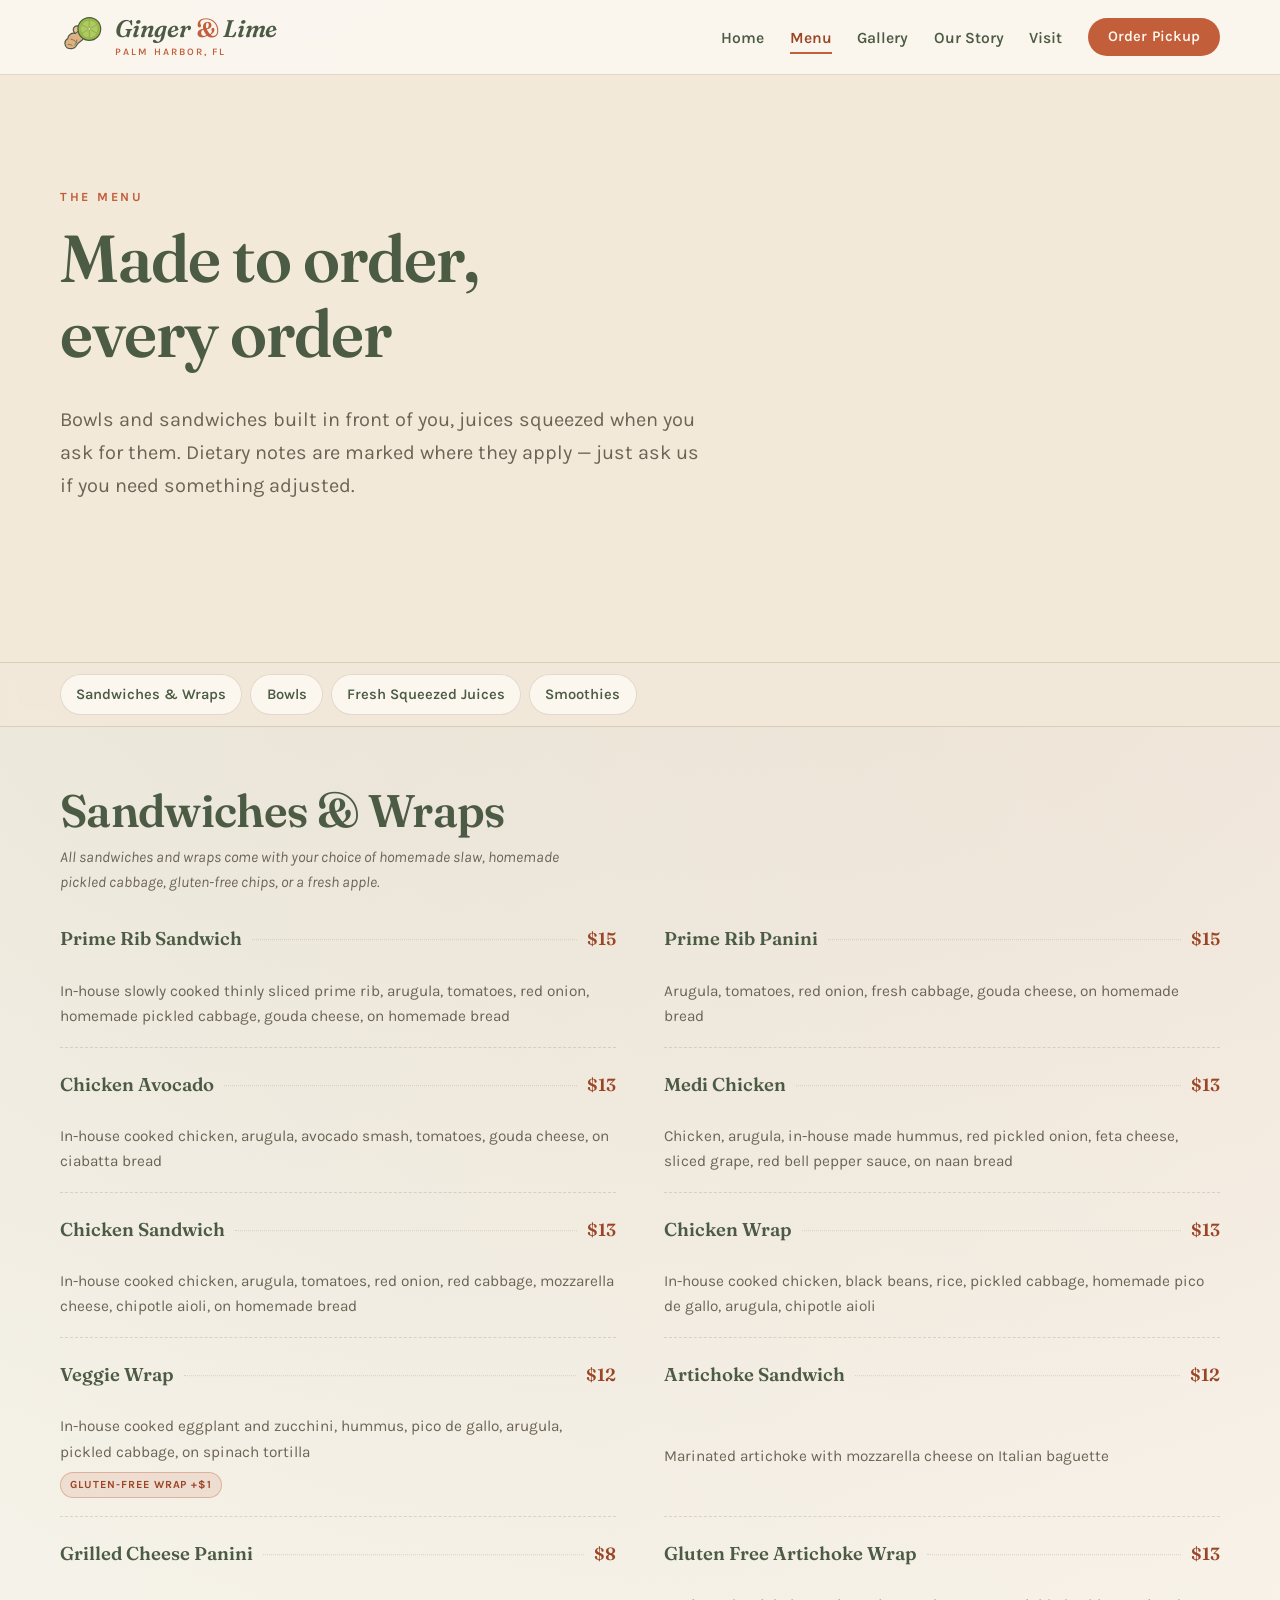
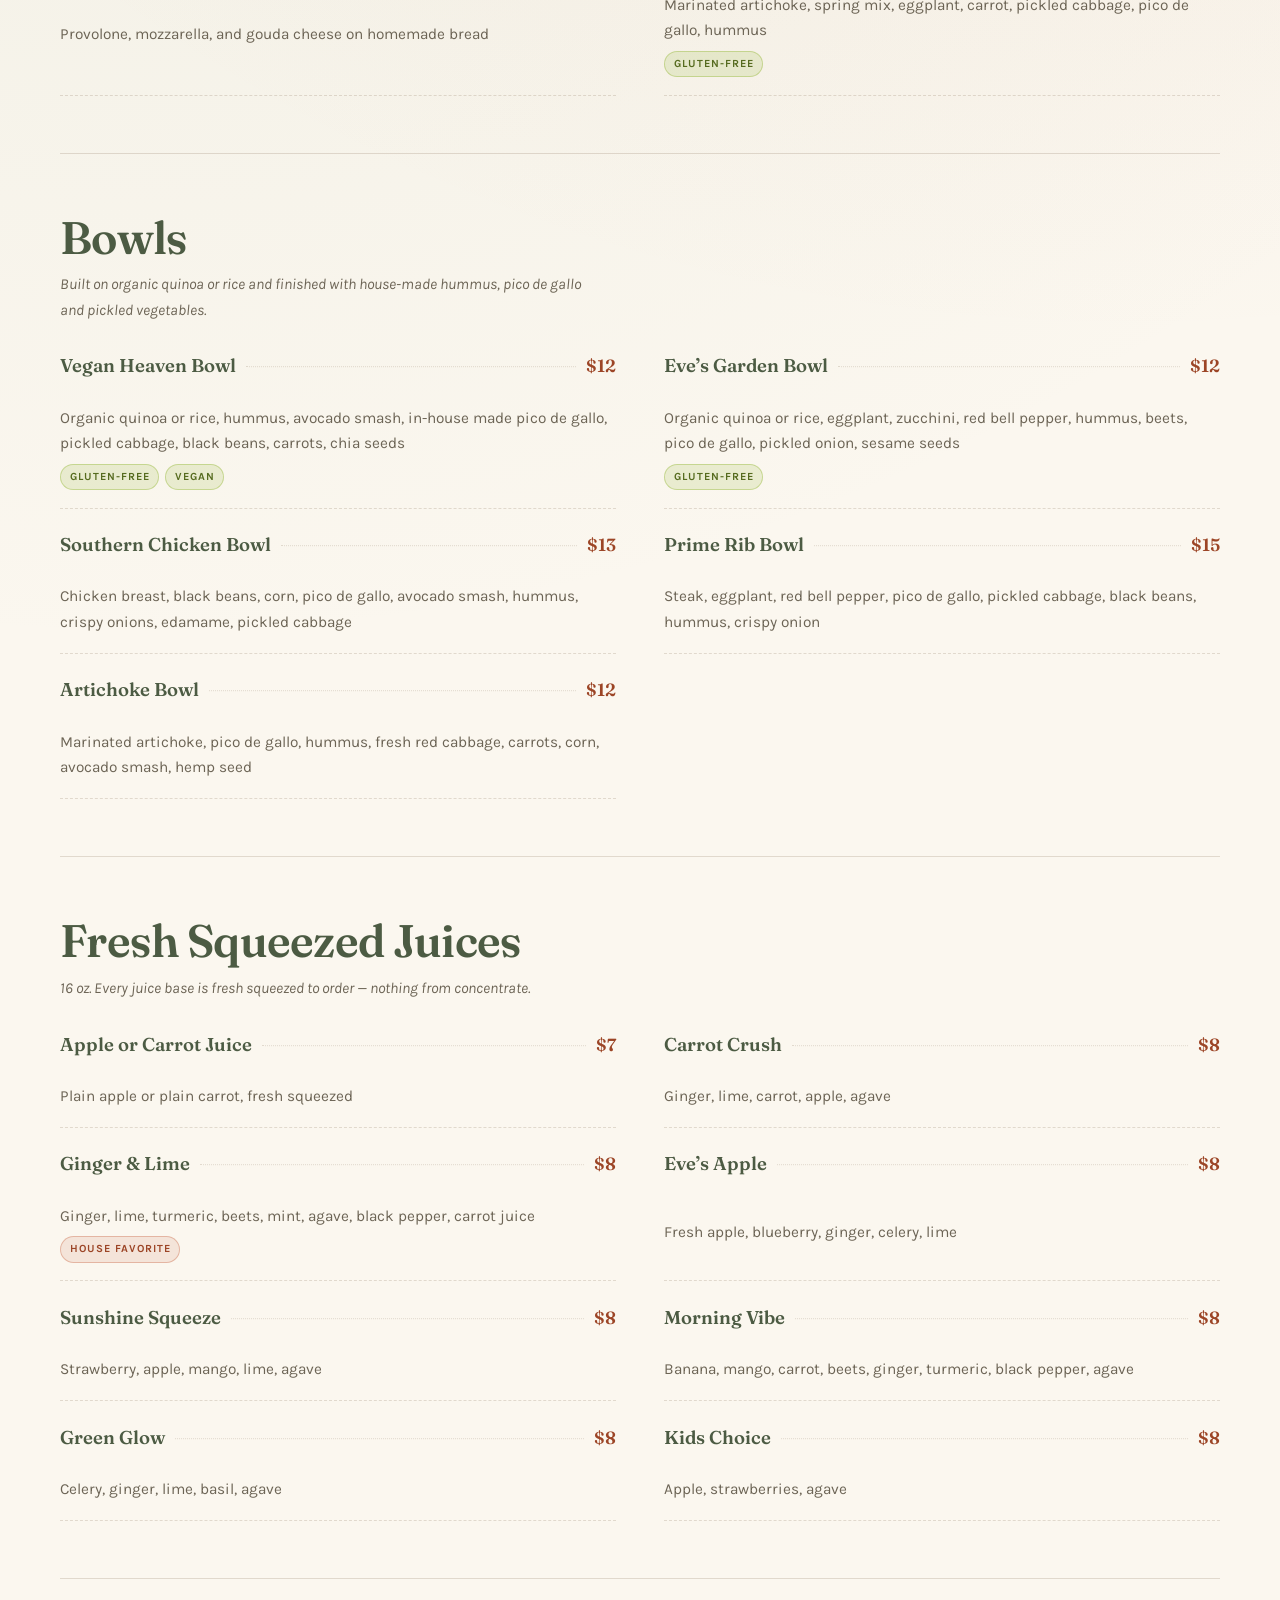
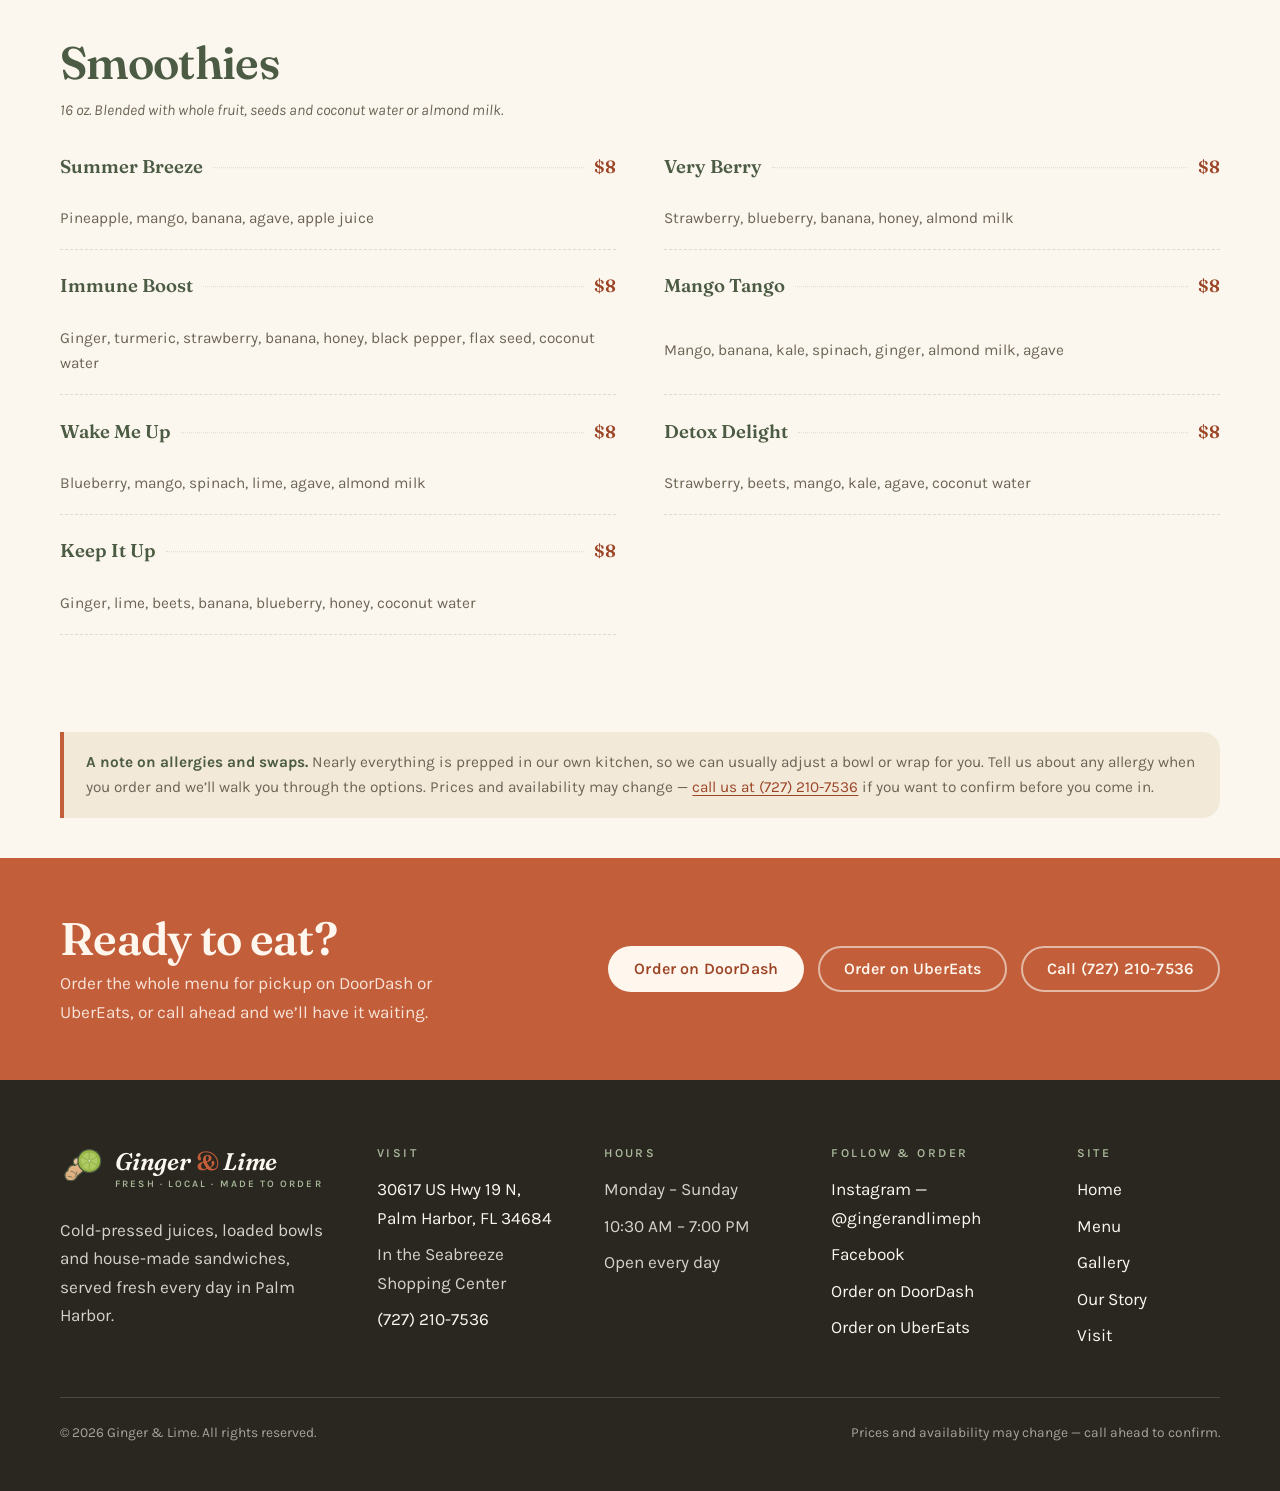
<file: ginger-and-lime/menu.html>
<!DOCTYPE html>
<html lang="en">
<head>
<meta charset="utf-8">
<meta name="viewport" content="width=device-width, initial-scale=1">
<title>Menu &mdash; Ginger &amp; Lime, Palm Harbor</title>
<meta name="description" content="Bowls, sandwiches, wraps, fresh squeezed juices and smoothies at Ginger & Lime in Palm Harbor, FL. Full menu with prices.">
<link rel="canonical" href="https://www.gingerandlime.example/menu.html">
<meta name="theme-color" content="#4C5B43">
<meta property="og:type" content="website">
<meta property="og:site_name" content="Ginger &amp; Lime">
<meta property="og:title" content="Menu &mdash; Ginger &amp; Lime, Palm Harbor">
<meta property="og:description" content="Bowls, sandwiches, wraps, fresh squeezed juices and smoothies at Ginger & Lime in Palm Harbor, FL. Full menu with prices.">
<meta property="og:url" content="https://www.gingerandlime.example/menu.html">
<meta property="og:image" content="https://www.gingerandlime.example/assets/img/sandwich-logo-backdrop.jpg">
<meta name="twitter:card" content="summary_large_image">
<link rel="icon" href="assets/img/favicon.svg" type="image/svg+xml">
<link rel="preconnect" href="https://fonts.googleapis.com">
<link rel="preconnect" href="https://fonts.gstatic.com" crossorigin>
<link rel="stylesheet" href="https://fonts.googleapis.com/css2?family=Fraunces:ital,opsz,wght@0,9..144,400..700;1,9..144,400..700&amp;family=Karla:wght@400;600;700&amp;display=swap">
<link rel="stylesheet" href="assets/css/styles.css">
<script>
/* Catches missing food photos during parsing so they render as labelled
   placeholders rather than broken-image icons. */
window.addEventListener("error", function (event) {
  var target = event.target;
  if (target && target.tagName === "IMG" && target.closest(".frame")) {
    target.closest(".frame").classList.add("is-missing");
  }
}, true);
</script>
<script src="assets/js/site.js" defer></script>
</head>
<body>
<a class="skip-link" href="#main">Skip to content</a>
<header class="site-header">
  <div class="shell site-header__inner">
    <a class="brand" href="index.html">
      <img class="brand__mark" src="assets/img/logo-mark.svg" alt="" width="44" height="44">
      <span class="brand__name">Ginger <span>&amp;</span> Lime
        <span class="brand__tag">Palm Harbor, FL</span>
      </span>
    </a>
    <button class="nav-toggle" type="button" aria-expanded="false" aria-controls="site-nav">
      <span class="nav-toggle__bars"><span></span></span> Menu
    </button>
    <nav class="site-nav" id="site-nav" aria-label="Primary">
      <ul class="site-nav__list">
      <li><a class="site-nav__link" href="index.html">Home</a></li>
      <li><a class="site-nav__link" href="menu.html" aria-current="page">Menu</a></li>
      <li><a class="site-nav__link" href="gallery.html">Gallery</a></li>
      <li><a class="site-nav__link" href="about.html">Our Story</a></li>
      <li><a class="site-nav__link" href="visit.html">Visit</a></li>
      </ul>
      <a class="btn btn--sm" href="#order">Order Pickup</a>
    </nav>
  </div>
</header>

<main id="main">
<section class="section section--tint">
  <div class="shell">
    <div class="section-head">
      <p class="eyebrow">The menu</p>
      <h1>Made to order, every order</h1>
      <p class="lede">Bowls and sandwiches built in front of you, juices squeezed when you ask for them. Dietary notes are marked where they apply &mdash; just ask us if you need something adjusted.</p>
    </div>
  </div>
</section>
<nav class="menu-nav" aria-label="Menu categories">
  <div class="shell">
    <ul class="menu-nav__list">
      <li><a href="#sandwiches">Sandwiches &amp; Wraps</a></li>
      <li><a href="#bowls">Bowls</a></li>
      <li><a href="#juices">Fresh Squeezed Juices</a></li>
      <li><a href="#smoothies">Smoothies</a></li>
    </ul>
  </div>
</nav>
<div class="shell">
<section class="menu-section" id="sandwiches" aria-labelledby="sandwiches-heading">
  <div class="menu-section__head">
    <h2 id="sandwiches-heading">Sandwiches &amp; Wraps</h2>
  </div>
  <p class="menu-section__note">All sandwiches and wraps come with your choice of homemade slaw, homemade pickled cabbage, gluten-free chips, or a fresh apple.</p>
  <ul class="menu-list">
      <li class="menu-item">
        <p class="menu-item__top">
          <span class="menu-item__name">Prime Rib Sandwich</span>
          <span class="menu-item__dots" aria-hidden="true"></span>
          <span class="menu-item__price">$15</span>
        </p>
        <p class="menu-item__desc">In-house slowly cooked thinly sliced prime rib, arugula, tomatoes, red onion, homemade pickled cabbage, gouda cheese, on homemade bread</p>
      </li>
      <li class="menu-item">
        <p class="menu-item__top">
          <span class="menu-item__name">Prime Rib Panini</span>
          <span class="menu-item__dots" aria-hidden="true"></span>
          <span class="menu-item__price">$15</span>
        </p>
        <p class="menu-item__desc">Arugula, tomatoes, red onion, fresh cabbage, gouda cheese, on homemade bread</p>
      </li>
      <li class="menu-item">
        <p class="menu-item__top">
          <span class="menu-item__name">Chicken Avocado</span>
          <span class="menu-item__dots" aria-hidden="true"></span>
          <span class="menu-item__price">$13</span>
        </p>
        <p class="menu-item__desc">In-house cooked chicken, arugula, avocado smash, tomatoes, gouda cheese, on ciabatta bread</p>
      </li>
      <li class="menu-item">
        <p class="menu-item__top">
          <span class="menu-item__name">Medi Chicken</span>
          <span class="menu-item__dots" aria-hidden="true"></span>
          <span class="menu-item__price">$13</span>
        </p>
        <p class="menu-item__desc">Chicken, arugula, in-house made hummus, red pickled onion, feta cheese, sliced grape, red bell pepper sauce, on naan bread</p>
      </li>
      <li class="menu-item">
        <p class="menu-item__top">
          <span class="menu-item__name">Chicken Sandwich</span>
          <span class="menu-item__dots" aria-hidden="true"></span>
          <span class="menu-item__price">$13</span>
        </p>
        <p class="menu-item__desc">In-house cooked chicken, arugula, tomatoes, red onion, red cabbage, mozzarella cheese, chipotle aioli, on homemade bread</p>
      </li>
      <li class="menu-item">
        <p class="menu-item__top">
          <span class="menu-item__name">Chicken Wrap</span>
          <span class="menu-item__dots" aria-hidden="true"></span>
          <span class="menu-item__price">$13</span>
        </p>
        <p class="menu-item__desc">In-house cooked chicken, black beans, rice, pickled cabbage, homemade pico de gallo, arugula, chipotle aioli</p>
      </li>
      <li class="menu-item">
        <p class="menu-item__top">
          <span class="menu-item__name">Veggie Wrap</span>
          <span class="menu-item__dots" aria-hidden="true"></span>
          <span class="menu-item__price">$12</span>
        </p>
        <p class="menu-item__desc">In-house cooked eggplant and zucchini, hummus, pico de gallo, arugula, pickled cabbage, on spinach tortilla</p>
        <p class="tag-row"><span class="tag tag--warm">Gluten-free wrap +$1</span></p>
      </li>
      <li class="menu-item">
        <p class="menu-item__top">
          <span class="menu-item__name">Artichoke Sandwich</span>
          <span class="menu-item__dots" aria-hidden="true"></span>
          <span class="menu-item__price">$12</span>
        </p>
        <p class="menu-item__desc">Marinated artichoke with mozzarella cheese on Italian baguette</p>
      </li>
      <li class="menu-item">
        <p class="menu-item__top">
          <span class="menu-item__name">Grilled Cheese Panini</span>
          <span class="menu-item__dots" aria-hidden="true"></span>
          <span class="menu-item__price">$8</span>
        </p>
        <p class="menu-item__desc">Provolone, mozzarella, and gouda cheese on homemade bread</p>
      </li>
      <li class="menu-item">
        <p class="menu-item__top">
          <span class="menu-item__name">Gluten Free Artichoke Wrap</span>
          <span class="menu-item__dots" aria-hidden="true"></span>
          <span class="menu-item__price">$13</span>
        </p>
        <p class="menu-item__desc">Marinated artichoke, spring mix, eggplant, carrot, pickled cabbage, pico de gallo, hummus</p>
        <p class="tag-row"><span class="tag">Gluten-free</span></p>
      </li>
  </ul>
</section>

<section class="menu-section" id="bowls" aria-labelledby="bowls-heading">
  <div class="menu-section__head">
    <h2 id="bowls-heading">Bowls</h2>
  </div>
  <p class="menu-section__note">Built on organic quinoa or rice and finished with house-made hummus, pico de gallo and pickled vegetables.</p>
  <ul class="menu-list">
      <li class="menu-item">
        <p class="menu-item__top">
          <span class="menu-item__name">Vegan Heaven Bowl</span>
          <span class="menu-item__dots" aria-hidden="true"></span>
          <span class="menu-item__price">$12</span>
        </p>
        <p class="menu-item__desc">Organic quinoa or rice, hummus, avocado smash, in-house made pico de gallo, pickled cabbage, black beans, carrots, chia seeds</p>
        <p class="tag-row"><span class="tag">Gluten-free</span><span class="tag">Vegan</span></p>
      </li>
      <li class="menu-item">
        <p class="menu-item__top">
          <span class="menu-item__name">Eve&rsquo;s Garden Bowl</span>
          <span class="menu-item__dots" aria-hidden="true"></span>
          <span class="menu-item__price">$12</span>
        </p>
        <p class="menu-item__desc">Organic quinoa or rice, eggplant, zucchini, red bell pepper, hummus, beets, pico de gallo, pickled onion, sesame seeds</p>
        <p class="tag-row"><span class="tag">Gluten-free</span></p>
      </li>
      <li class="menu-item">
        <p class="menu-item__top">
          <span class="menu-item__name">Southern Chicken Bowl</span>
          <span class="menu-item__dots" aria-hidden="true"></span>
          <span class="menu-item__price">$13</span>
        </p>
        <p class="menu-item__desc">Chicken breast, black beans, corn, pico de gallo, avocado smash, hummus, crispy onions, edamame, pickled cabbage</p>
      </li>
      <li class="menu-item">
        <p class="menu-item__top">
          <span class="menu-item__name">Prime Rib Bowl</span>
          <span class="menu-item__dots" aria-hidden="true"></span>
          <span class="menu-item__price">$15</span>
        </p>
        <p class="menu-item__desc">Steak, eggplant, red bell pepper, pico de gallo, pickled cabbage, black beans, hummus, crispy onion</p>
      </li>
      <li class="menu-item">
        <p class="menu-item__top">
          <span class="menu-item__name">Artichoke Bowl</span>
          <span class="menu-item__dots" aria-hidden="true"></span>
          <span class="menu-item__price">$12</span>
        </p>
        <p class="menu-item__desc">Marinated artichoke, pico de gallo, hummus, fresh red cabbage, carrots, corn, avocado smash, hemp seed</p>
      </li>
  </ul>
</section>

<section class="menu-section" id="juices" aria-labelledby="juices-heading">
  <div class="menu-section__head">
    <h2 id="juices-heading">Fresh Squeezed Juices</h2>
  </div>
  <p class="menu-section__note">16 oz. Every juice base is fresh squeezed to order &mdash; nothing from concentrate.</p>
  <ul class="menu-list">
      <li class="menu-item">
        <p class="menu-item__top">
          <span class="menu-item__name">Apple or Carrot Juice</span>
          <span class="menu-item__dots" aria-hidden="true"></span>
          <span class="menu-item__price">$7</span>
        </p>
        <p class="menu-item__desc">Plain apple or plain carrot, fresh squeezed</p>
      </li>
      <li class="menu-item">
        <p class="menu-item__top">
          <span class="menu-item__name">Carrot Crush</span>
          <span class="menu-item__dots" aria-hidden="true"></span>
          <span class="menu-item__price">$8</span>
        </p>
        <p class="menu-item__desc">Ginger, lime, carrot, apple, agave</p>
      </li>
      <li class="menu-item">
        <p class="menu-item__top">
          <span class="menu-item__name">Ginger &amp; Lime</span>
          <span class="menu-item__dots" aria-hidden="true"></span>
          <span class="menu-item__price">$8</span>
        </p>
        <p class="menu-item__desc">Ginger, lime, turmeric, beets, mint, agave, black pepper, carrot juice</p>
        <p class="tag-row"><span class="tag tag--warm">House favorite</span></p>
      </li>
      <li class="menu-item">
        <p class="menu-item__top">
          <span class="menu-item__name">Eve&rsquo;s Apple</span>
          <span class="menu-item__dots" aria-hidden="true"></span>
          <span class="menu-item__price">$8</span>
        </p>
        <p class="menu-item__desc">Fresh apple, blueberry, ginger, celery, lime</p>
      </li>
      <li class="menu-item">
        <p class="menu-item__top">
          <span class="menu-item__name">Sunshine Squeeze</span>
          <span class="menu-item__dots" aria-hidden="true"></span>
          <span class="menu-item__price">$8</span>
        </p>
        <p class="menu-item__desc">Strawberry, apple, mango, lime, agave</p>
      </li>
      <li class="menu-item">
        <p class="menu-item__top">
          <span class="menu-item__name">Morning Vibe</span>
          <span class="menu-item__dots" aria-hidden="true"></span>
          <span class="menu-item__price">$8</span>
        </p>
        <p class="menu-item__desc">Banana, mango, carrot, beets, ginger, turmeric, black pepper, agave</p>
      </li>
      <li class="menu-item">
        <p class="menu-item__top">
          <span class="menu-item__name">Green Glow</span>
          <span class="menu-item__dots" aria-hidden="true"></span>
          <span class="menu-item__price">$8</span>
        </p>
        <p class="menu-item__desc">Celery, ginger, lime, basil, agave</p>
      </li>
      <li class="menu-item">
        <p class="menu-item__top">
          <span class="menu-item__name">Kids Choice</span>
          <span class="menu-item__dots" aria-hidden="true"></span>
          <span class="menu-item__price">$8</span>
        </p>
        <p class="menu-item__desc">Apple, strawberries, agave</p>
      </li>
  </ul>
</section>

<section class="menu-section" id="smoothies" aria-labelledby="smoothies-heading">
  <div class="menu-section__head">
    <h2 id="smoothies-heading">Smoothies</h2>
  </div>
  <p class="menu-section__note">16 oz. Blended with whole fruit, seeds and coconut water or almond milk.</p>
  <ul class="menu-list">
      <li class="menu-item">
        <p class="menu-item__top">
          <span class="menu-item__name">Summer Breeze</span>
          <span class="menu-item__dots" aria-hidden="true"></span>
          <span class="menu-item__price">$8</span>
        </p>
        <p class="menu-item__desc">Pineapple, mango, banana, agave, apple juice</p>
      </li>
      <li class="menu-item">
        <p class="menu-item__top">
          <span class="menu-item__name">Very Berry</span>
          <span class="menu-item__dots" aria-hidden="true"></span>
          <span class="menu-item__price">$8</span>
        </p>
        <p class="menu-item__desc">Strawberry, blueberry, banana, honey, almond milk</p>
      </li>
      <li class="menu-item">
        <p class="menu-item__top">
          <span class="menu-item__name">Immune Boost</span>
          <span class="menu-item__dots" aria-hidden="true"></span>
          <span class="menu-item__price">$8</span>
        </p>
        <p class="menu-item__desc">Ginger, turmeric, strawberry, banana, honey, black pepper, flax seed, coconut water</p>
      </li>
      <li class="menu-item">
        <p class="menu-item__top">
          <span class="menu-item__name">Mango Tango</span>
          <span class="menu-item__dots" aria-hidden="true"></span>
          <span class="menu-item__price">$8</span>
        </p>
        <p class="menu-item__desc">Mango, banana, kale, spinach, ginger, almond milk, agave</p>
      </li>
      <li class="menu-item">
        <p class="menu-item__top">
          <span class="menu-item__name">Wake Me Up</span>
          <span class="menu-item__dots" aria-hidden="true"></span>
          <span class="menu-item__price">$8</span>
        </p>
        <p class="menu-item__desc">Blueberry, mango, spinach, lime, agave, almond milk</p>
      </li>
      <li class="menu-item">
        <p class="menu-item__top">
          <span class="menu-item__name">Detox Delight</span>
          <span class="menu-item__dots" aria-hidden="true"></span>
          <span class="menu-item__price">$8</span>
        </p>
        <p class="menu-item__desc">Strawberry, beets, mango, kale, agave, coconut water</p>
      </li>
      <li class="menu-item">
        <p class="menu-item__top">
          <span class="menu-item__name">Keep It Up</span>
          <span class="menu-item__dots" aria-hidden="true"></span>
          <span class="menu-item__price">$8</span>
        </p>
        <p class="menu-item__desc">Ginger, lime, beets, banana, blueberry, honey, coconut water</p>
      </li>
  </ul>
</section>
  <p class="callout" style="margin-block:2.5rem">
    <strong>A note on allergies and swaps.</strong> Nearly everything is prepped in our own kitchen,
    so we can usually adjust a bowl or wrap for you. Tell us about any allergy when you order and
    we&rsquo;ll walk you through the options. Prices and availability may change &mdash;
    <a href="tel:+17272107536">call us at (727) 210-7536</a> if you want to confirm before you come in.
  </p>
</div>

<section class="order-band" id="order" aria-labelledby="order-heading">
  <div class="shell order-band__inner">
    <div>
      <h2 id="order-heading">Ready to eat?</h2>
      <p>Order the whole menu for pickup on DoorDash or UberEats, or call ahead and we&rsquo;ll have it waiting.</p>
    </div>
    <div class="btn-row">
      <a class="btn" href="https://www.doordash.com/store/ginger-&amp;-lime-palm-harbor-39839819/94397746/?pickup=true" target="_blank" rel="noopener">Order on DoorDash</a>
      <a class="btn btn--outline-cream" href="https://www.ubereats.com/store/ginger-%26-lime-30617-us-highway-19-north/ud7Ydc82VFS-LoVvcOB3IQ?diningMode=PICKUP" target="_blank" rel="noopener">Order on UberEats</a>
      <a class="btn btn--outline-cream" href="tel:+17272107536">Call (727) 210-7536</a>
    </div>
  </div>
</section>
</main>
<footer class="site-footer">
  <div class="shell">
    <div class="footer-grid">
      <div>
        <a class="brand" href="index.html">
          <img class="brand__mark" src="assets/img/logo-mark.svg" alt="" width="44" height="44">
          <span class="brand__name">Ginger <span>&amp;</span> Lime
            <span class="brand__tag">Fresh &middot; Local &middot; Made to order</span>
          </span>
        </a>
        <p style="margin-top:1rem;max-width:34ch">Cold-pressed juices, loaded bowls and
        house-made sandwiches, served fresh every day in Palm Harbor.</p>
      </div>
      <div>
        <h2>Visit</h2>
        <ul class="footer-list">
          <li><a href="https://www.google.com/maps/dir/?api=1&amp;destination=30617+US+Hwy+19+N,+Palm+Harbor,+FL+34684" target="_blank" rel="noopener">30617 US Hwy 19 N, Palm Harbor, FL 34684</a></li>
          <li>In the Seabreeze Shopping Center</li>
          <li><a href="tel:+17272107536">(727) 210-7536</a></li>
        </ul>
      </div>
      <div>
        <h2>Hours</h2>
        <ul class="footer-list">
          <li>Monday &ndash; Sunday</li>
          <li>10:30 AM &ndash; 7:00 PM</li>
          <li>Open every day</li>
        </ul>
      </div>
      <div>
        <h2>Follow &amp; order</h2>
        <ul class="footer-list">
          <li><a href="https://www.instagram.com/gingerandlimeph/" target="_blank" rel="noopener">Instagram &mdash; @gingerandlimeph</a></li>
          <li><a href="https://www.facebook.com/people/Ginger-Lime/61574770811508/" target="_blank" rel="noopener">Facebook</a></li>
          <li><a href="https://www.doordash.com/store/ginger-&amp;-lime-palm-harbor-39839819/94397746/?pickup=true" target="_blank" rel="noopener">Order on DoorDash</a></li>
          <li><a href="https://www.ubereats.com/store/ginger-%26-lime-30617-us-highway-19-north/ud7Ydc82VFS-LoVvcOB3IQ?diningMode=PICKUP" target="_blank" rel="noopener">Order on UberEats</a></li>
        </ul>
      </div>
      <nav aria-label="Footer">
        <h2>Site</h2>
        <ul class="footer-list">
        <li><a href="index.html">Home</a></li>
        <li><a href="menu.html">Menu</a></li>
        <li><a href="gallery.html">Gallery</a></li>
        <li><a href="about.html">Our Story</a></li>
        <li><a href="visit.html">Visit</a></li>
        </ul>
      </nav>
    </div>
    <div class="footer-bottom">
      <p>&copy; <span data-year>2026</span> Ginger &amp; Lime. All rights reserved.</p>
      <p>Prices and availability may change &mdash; call ahead to confirm.</p>
    </div>
  </div>
</footer>
</body>
</html>
</file>
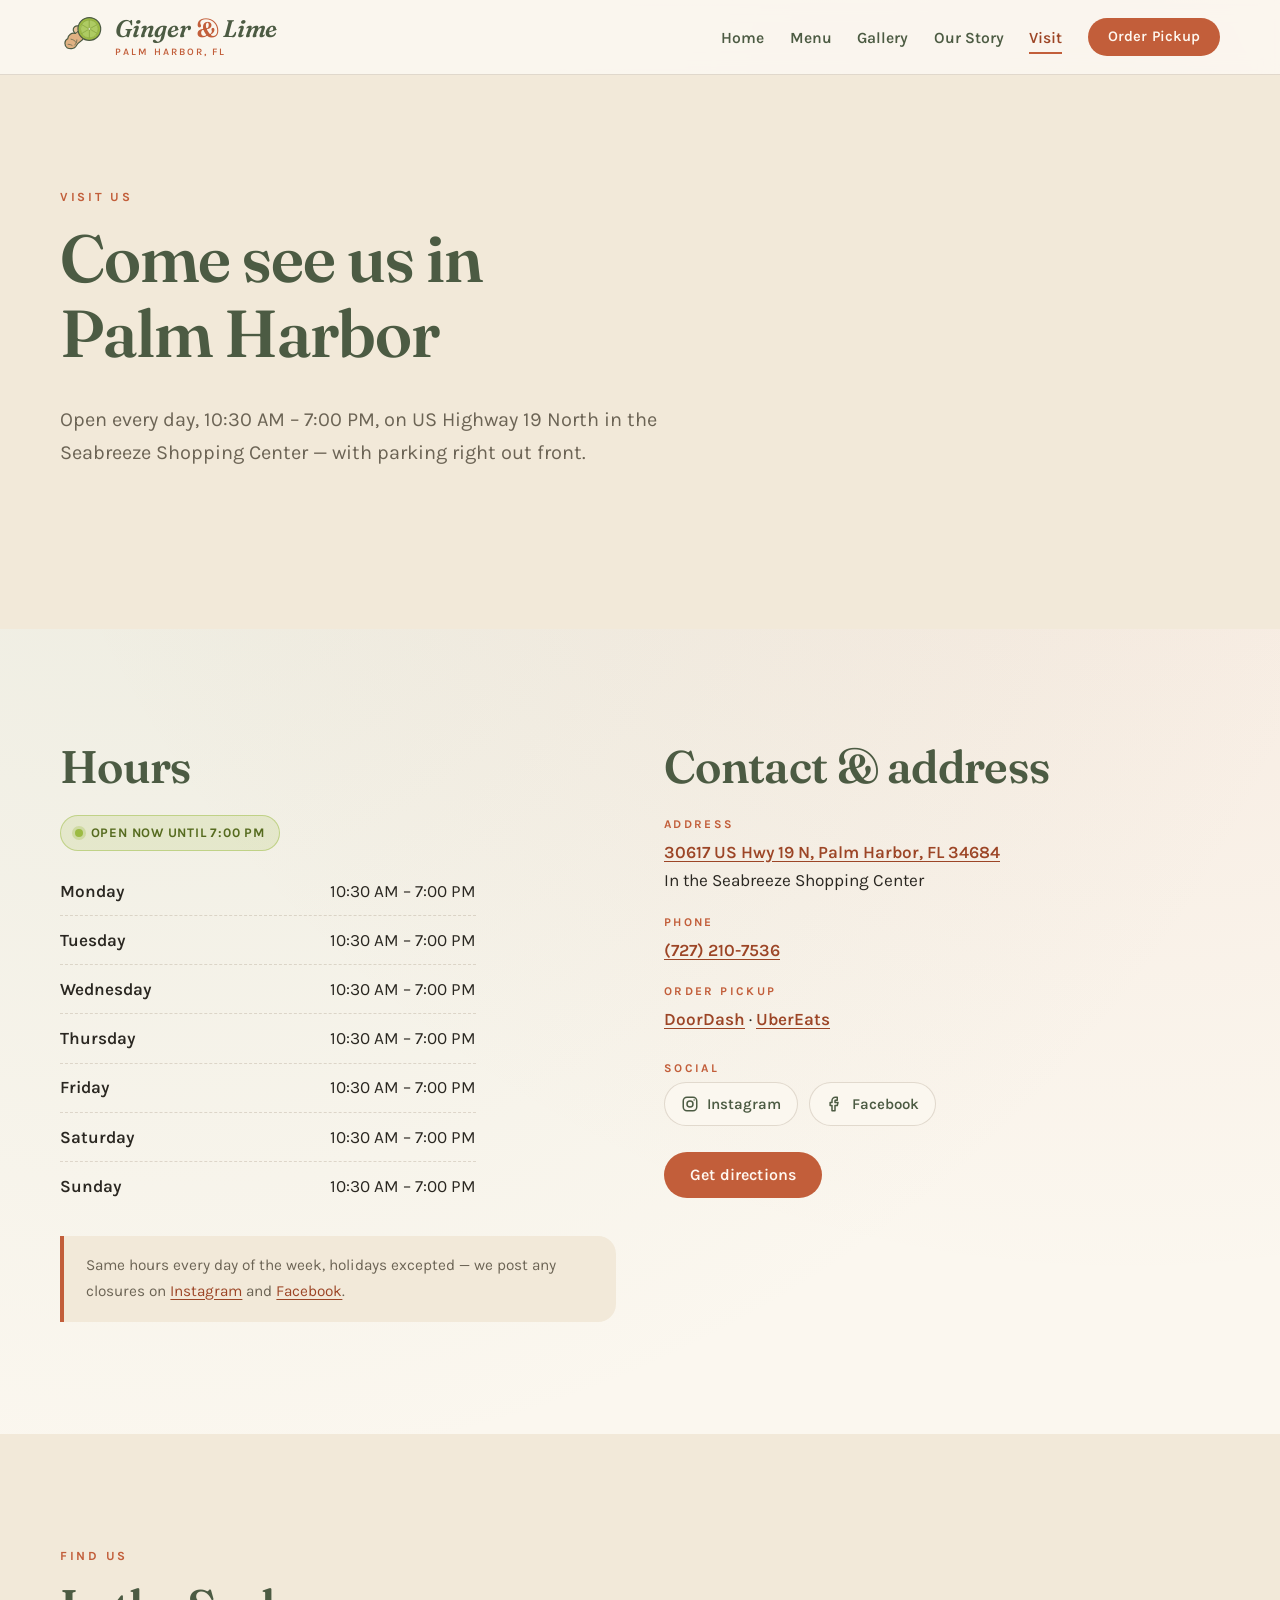
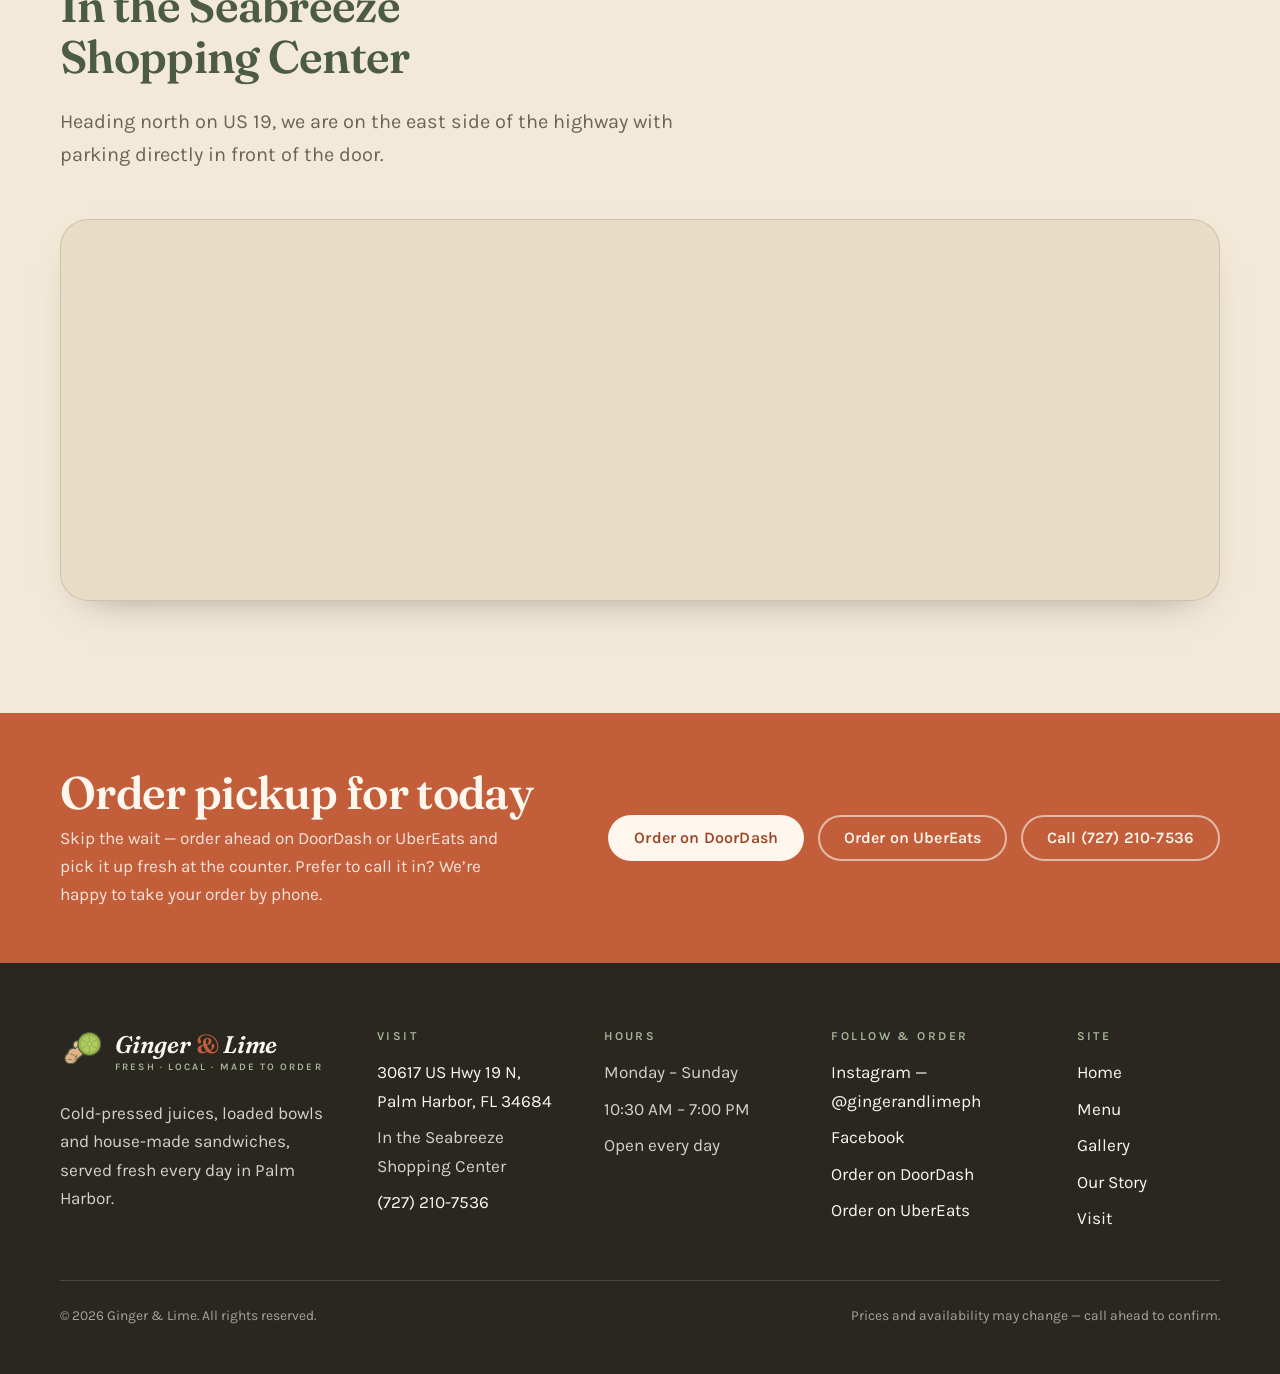
<file: ginger-and-lime/visit.html>
<!DOCTYPE html>
<html lang="en">
<head>
<meta charset="utf-8">
<meta name="viewport" content="width=device-width, initial-scale=1">
<title>Hours, Location &amp; Contact &mdash; Ginger &amp; Lime, Palm Harbor</title>
<meta name="description" content="Ginger & Lime is at 30617 US Hwy 19 N, Palm Harbor, FL 34684, open every day 10:30 AM to 7:00 PM. Call (727) 210-7536 or order pickup on DoorDash or UberEats.">
<link rel="canonical" href="https://www.gingerandlime.example/visit.html">
<meta name="theme-color" content="#4C5B43">
<meta property="og:type" content="website">
<meta property="og:site_name" content="Ginger &amp; Lime">
<meta property="og:title" content="Hours, Location &amp; Contact &mdash; Ginger &amp; Lime, Palm Harbor">
<meta property="og:description" content="Ginger & Lime is at 30617 US Hwy 19 N, Palm Harbor, FL 34684, open every day 10:30 AM to 7:00 PM. Call (727) 210-7536 or order pickup on DoorDash or UberEats.">
<meta property="og:url" content="https://www.gingerandlime.example/visit.html">
<meta property="og:image" content="https://www.gingerandlime.example/assets/img/sandwich-logo-backdrop.jpg">
<meta name="twitter:card" content="summary_large_image">
<link rel="icon" href="assets/img/favicon.svg" type="image/svg+xml">
<link rel="preconnect" href="https://fonts.googleapis.com">
<link rel="preconnect" href="https://fonts.gstatic.com" crossorigin>
<link rel="stylesheet" href="https://fonts.googleapis.com/css2?family=Fraunces:ital,opsz,wght@0,9..144,400..700;1,9..144,400..700&amp;family=Karla:wght@400;600;700&amp;display=swap">
<link rel="stylesheet" href="assets/css/styles.css">
<script>
/* Catches missing food photos during parsing so they render as labelled
   placeholders rather than broken-image icons. */
window.addEventListener("error", function (event) {
  var target = event.target;
  if (target && target.tagName === "IMG" && target.closest(".frame")) {
    target.closest(".frame").classList.add("is-missing");
  }
}, true);
</script>
<script src="assets/js/site.js" defer></script>
<script type="application/ld+json">
{
  "@context": "https://schema.org",
  "@type": "Restaurant",
  "name": "Ginger & Lime",
  "description": "Health food restaurant and juice bar in Palm Harbor, Florida serving fresh squeezed juices, smoothies, grain bowls and house-made sandwiches.",
  "url": "https://www.gingerandlime.example/",
  "telephone": "+1-727-210-7536",
  "servesCuisine": ["Health food", "Juice bar", "Sandwiches", "Bowls"],
  "priceRange": "$$",
  "image": "https://www.gingerandlime.example/assets/img/sandwich-logo-backdrop.jpg",
  "hasMenu": "https://www.gingerandlime.example/menu.html",
  "address": {
    "@type": "PostalAddress",
    "streetAddress": "30617 US Hwy 19 N",
    "addressLocality": "Palm Harbor",
    "addressRegion": "FL",
    "postalCode": "34684",
    "addressCountry": "US"
  },
  "openingHoursSpecification": [{
    "@type": "OpeningHoursSpecification",
    "dayOfWeek": ["Monday", "Tuesday", "Wednesday", "Thursday", "Friday", "Saturday", "Sunday"],
    "opens": "10:30",
    "closes": "19:00"
  }],
  "sameAs": ["https://www.instagram.com/gingerandlimeph/", "https://www.facebook.com/people/Ginger-Lime/61574770811508/"]
}
</script>
</head>
<body>
<a class="skip-link" href="#main">Skip to content</a>
<header class="site-header">
  <div class="shell site-header__inner">
    <a class="brand" href="index.html">
      <img class="brand__mark" src="assets/img/logo-mark.svg" alt="" width="44" height="44">
      <span class="brand__name">Ginger <span>&amp;</span> Lime
        <span class="brand__tag">Palm Harbor, FL</span>
      </span>
    </a>
    <button class="nav-toggle" type="button" aria-expanded="false" aria-controls="site-nav">
      <span class="nav-toggle__bars"><span></span></span> Menu
    </button>
    <nav class="site-nav" id="site-nav" aria-label="Primary">
      <ul class="site-nav__list">
      <li><a class="site-nav__link" href="index.html">Home</a></li>
      <li><a class="site-nav__link" href="menu.html">Menu</a></li>
      <li><a class="site-nav__link" href="gallery.html">Gallery</a></li>
      <li><a class="site-nav__link" href="about.html">Our Story</a></li>
      <li><a class="site-nav__link" href="visit.html" aria-current="page">Visit</a></li>
      </ul>
      <a class="btn btn--sm" href="#order">Order Pickup</a>
    </nav>
  </div>
</header>

<main id="main">
<section class="section section--tint">
  <div class="shell">
    <div class="section-head">
      <p class="eyebrow">Visit us</p>
      <h1>Come see us in Palm Harbor</h1>
      <p class="lede">Open every day, 10:30&nbsp;AM &ndash; 7:00&nbsp;PM, on US Highway 19 North in the Seabreeze Shopping Center &mdash; with parking right out front.</p>
    </div>
  </div>
</section>
<section class="section">
  <div class="shell contact-grid">
    <div>
      <h2>Hours</h2>
      <p class="open-pill" data-open-status hidden style="color:#566B1F;background:rgba(156,187,67,.16);margin-bottom:1rem">Open daily</p>
      <ul class="hours-list">
        <li><span class="day">Monday</span> <span>10:30 AM &ndash; 7:00 PM</span></li>
        <li><span class="day">Tuesday</span> <span>10:30 AM &ndash; 7:00 PM</span></li>
        <li><span class="day">Wednesday</span> <span>10:30 AM &ndash; 7:00 PM</span></li>
        <li><span class="day">Thursday</span> <span>10:30 AM &ndash; 7:00 PM</span></li>
        <li><span class="day">Friday</span> <span>10:30 AM &ndash; 7:00 PM</span></li>
        <li><span class="day">Saturday</span> <span>10:30 AM &ndash; 7:00 PM</span></li>
        <li><span class="day">Sunday</span> <span>10:30 AM &ndash; 7:00 PM</span></li>
      </ul>
      <p class="callout" style="margin-top:1.6rem">Same hours every day of the week, holidays
      excepted &mdash; we post any closures on
      <a href="https://www.instagram.com/gingerandlimeph/" target="_blank" rel="noopener">Instagram</a> and
      <a href="https://www.facebook.com/people/Ginger-Lime/61574770811508/" target="_blank" rel="noopener">Facebook</a>.</p>
    </div>
    <div>
      <h2>Contact &amp; address</h2>
      <ul class="detail-list">
        <li>
          <p class="detail-list__label">Address</p>
          <p><a href="https://www.google.com/maps/dir/?api=1&amp;destination=30617+US+Hwy+19+N,+Palm+Harbor,+FL+34684" target="_blank" rel="noopener">30617 US Hwy 19 N, Palm Harbor, FL 34684</a><br>
          In the Seabreeze Shopping Center</p>
        </li>
        <li>
          <p class="detail-list__label">Phone</p>
          <p><a href="tel:+17272107536">(727) 210-7536</a></p>
        </li>
        <li>
          <p class="detail-list__label">Order pickup</p>
          <p><a href="https://www.doordash.com/store/ginger-&amp;-lime-palm-harbor-39839819/94397746/?pickup=true" target="_blank" rel="noopener">DoorDash</a> &middot;
          <a href="https://www.ubereats.com/store/ginger-%26-lime-30617-us-highway-19-north/ud7Ydc82VFS-LoVvcOB3IQ?diningMode=PICKUP" target="_blank" rel="noopener">UberEats</a></p>
        </li>
      </ul>
      <p class="detail-list__label">Social</p>
      <ul class="social-row">
        <li><a href="https://www.instagram.com/gingerandlimeph/" target="_blank" rel="noopener"><svg width="18" height="18" viewBox="0 0 24 24" fill="none" stroke="currentColor" stroke-width="2" stroke-linecap="round" stroke-linejoin="round" aria-hidden="true"><rect x="3" y="3" width="18" height="18" rx="5"/><circle cx="12" cy="12" r="4"/><circle cx="17.5" cy="6.5" r="1" fill="currentColor" stroke="none"/></svg> Instagram</a></li>
        <li><a href="https://www.facebook.com/people/Ginger-Lime/61574770811508/" target="_blank" rel="noopener"><svg width="18" height="18" viewBox="0 0 24 24" fill="none" stroke="currentColor" stroke-width="2" stroke-linecap="round" stroke-linejoin="round" aria-hidden="true"><path d="M15 3h-2.5A4.5 4.5 0 0 0 8 7.5V10H5.5v4H8v7h4v-7h3l1-4h-4V7.5A.5.5 0 0 1 12.5 7H15Z"/></svg> Facebook</a></li>
      </ul>
      <p style="margin-top:1.6rem"><a class="btn" href="https://www.google.com/maps/dir/?api=1&amp;destination=30617+US+Hwy+19+N,+Palm+Harbor,+FL+34684" target="_blank" rel="noopener">Get directions</a></p>
    </div>
  </div>
</section>

<section class="section section--tint" aria-labelledby="map-heading">
  <div class="shell">
    <div class="section-head">
      <p class="eyebrow">Find us</p>
      <h2 id="map-heading">In the Seabreeze Shopping Center</h2>
      <p class="lede">Heading north on US 19, we are on the east side of the highway with parking
      directly in front of the door.</p>
    </div>
    <div class="map-frame">
      <iframe title="Map showing Ginger &amp; Lime at 30617 US Hwy 19 N, Palm Harbor, FL 34684"
              src="https://www.google.com/maps?q=30617+US+Hwy+19+N,+Palm+Harbor,+FL+34684&amp;z=15&amp;output=embed" loading="lazy" referrerpolicy="no-referrer-when-downgrade"
              allowfullscreen></iframe>
    </div>
  </div>
</section>

<section class="order-band" id="order" aria-labelledby="order-heading">
  <div class="shell order-band__inner">
    <div>
      <h2 id="order-heading">Order pickup for today</h2>
      <p>Skip the wait — order ahead on DoorDash or UberEats and pick it up fresh at the counter. Prefer to call it in? We&rsquo;re happy to take your order by phone.</p>
    </div>
    <div class="btn-row">
      <a class="btn" href="https://www.doordash.com/store/ginger-&amp;-lime-palm-harbor-39839819/94397746/?pickup=true" target="_blank" rel="noopener">Order on DoorDash</a>
      <a class="btn btn--outline-cream" href="https://www.ubereats.com/store/ginger-%26-lime-30617-us-highway-19-north/ud7Ydc82VFS-LoVvcOB3IQ?diningMode=PICKUP" target="_blank" rel="noopener">Order on UberEats</a>
      <a class="btn btn--outline-cream" href="tel:+17272107536">Call (727) 210-7536</a>
    </div>
  </div>
</section>
</main>
<footer class="site-footer">
  <div class="shell">
    <div class="footer-grid">
      <div>
        <a class="brand" href="index.html">
          <img class="brand__mark" src="assets/img/logo-mark.svg" alt="" width="44" height="44">
          <span class="brand__name">Ginger <span>&amp;</span> Lime
            <span class="brand__tag">Fresh &middot; Local &middot; Made to order</span>
          </span>
        </a>
        <p style="margin-top:1rem;max-width:34ch">Cold-pressed juices, loaded bowls and
        house-made sandwiches, served fresh every day in Palm Harbor.</p>
      </div>
      <div>
        <h2>Visit</h2>
        <ul class="footer-list">
          <li><a href="https://www.google.com/maps/dir/?api=1&amp;destination=30617+US+Hwy+19+N,+Palm+Harbor,+FL+34684" target="_blank" rel="noopener">30617 US Hwy 19 N, Palm Harbor, FL 34684</a></li>
          <li>In the Seabreeze Shopping Center</li>
          <li><a href="tel:+17272107536">(727) 210-7536</a></li>
        </ul>
      </div>
      <div>
        <h2>Hours</h2>
        <ul class="footer-list">
          <li>Monday &ndash; Sunday</li>
          <li>10:30 AM &ndash; 7:00 PM</li>
          <li>Open every day</li>
        </ul>
      </div>
      <div>
        <h2>Follow &amp; order</h2>
        <ul class="footer-list">
          <li><a href="https://www.instagram.com/gingerandlimeph/" target="_blank" rel="noopener">Instagram &mdash; @gingerandlimeph</a></li>
          <li><a href="https://www.facebook.com/people/Ginger-Lime/61574770811508/" target="_blank" rel="noopener">Facebook</a></li>
          <li><a href="https://www.doordash.com/store/ginger-&amp;-lime-palm-harbor-39839819/94397746/?pickup=true" target="_blank" rel="noopener">Order on DoorDash</a></li>
          <li><a href="https://www.ubereats.com/store/ginger-%26-lime-30617-us-highway-19-north/ud7Ydc82VFS-LoVvcOB3IQ?diningMode=PICKUP" target="_blank" rel="noopener">Order on UberEats</a></li>
        </ul>
      </div>
      <nav aria-label="Footer">
        <h2>Site</h2>
        <ul class="footer-list">
        <li><a href="index.html">Home</a></li>
        <li><a href="menu.html">Menu</a></li>
        <li><a href="gallery.html">Gallery</a></li>
        <li><a href="about.html">Our Story</a></li>
        <li><a href="visit.html">Visit</a></li>
        </ul>
      </nav>
    </div>
    <div class="footer-bottom">
      <p>&copy; <span data-year>2026</span> Ginger &amp; Lime. All rights reserved.</p>
      <p>Prices and availability may change &mdash; call ahead to confirm.</p>
    </div>
  </div>
</footer>
</body>
</html>
</file>
<file: ginger-and-lime/assets/css/styles.css>
/* =========================================================================
   Ginger & Lime — site styles
   Palette pulled from the logo illustration: sage green, terracotta,
   cream, warm wood. Warm and organic, never clinical.
   ========================================================================= */

:root {
  /* Core palette */
  --cream:          #FBF7EF;
  --cream-deep:     #F2E9D9;
  --cream-shade:    #E8DCC6;
  --sage:           #7D8F6E;
  --sage-deep:      #4C5B43;
  --sage-light:     #A9B79A;
  --terracotta:     #C25E3A;
  --terracotta-deep:#9C4526;
  --wood:           #6B4F35;
  --lime:           #9CBB43;
  --ink:            #2A2721;
  --muted:          #6C6455;
  --line:           rgba(107, 79, 53, .18);

  /* Type */
  --display: "Fraunces", "Iowan Old Style", "Palatino Linotype", Georgia, serif;
  --body: "Karla", "Avenir Next", "Segoe UI", system-ui, -apple-system, sans-serif;

  /* Rhythm */
  --shell: 1160px;
  --gutter: clamp(1.15rem, 4vw, 2.5rem);
  --section-y: clamp(3.75rem, 9vw, 7rem);
  --radius-s: 10px;
  --radius-m: 18px;
  --radius-l: 28px;
  --shadow-soft: 0 18px 40px -28px rgba(42, 39, 33, .55);
  --shadow-lift: 0 26px 60px -30px rgba(42, 39, 33, .6);
}

*, *::before, *::after { box-sizing: border-box; }

html { -webkit-text-size-adjust: 100%; scroll-behavior: smooth; }
@media (prefers-reduced-motion: reduce) {
  html { scroll-behavior: auto; }
  *, *::before, *::after {
    animation-duration: .01ms !important;
    animation-iteration-count: 1 !important;
    transition-duration: .01ms !important;
  }
}

body {
  margin: 0;
  background-color: var(--cream);
  /* Faint paper grain keeps the flat cream from feeling sterile. */
  background-image:
    radial-gradient(circle at 12% 8%, rgba(169, 183, 154, .20), transparent 42%),
    radial-gradient(circle at 88% 4%, rgba(194, 94, 58, .12), transparent 38%);
  background-repeat: no-repeat;
  color: var(--ink);
  font-family: var(--body);
  font-size: clamp(1rem, .96rem + .18vw, 1.075rem);
  line-height: 1.65;
  overflow-x: hidden;
}

img { max-width: 100%; display: block; }
a { color: var(--terracotta-deep); text-underline-offset: .18em; }
a:hover { color: var(--terracotta); }

:focus-visible {
  outline: 3px solid var(--terracotta);
  outline-offset: 3px;
  border-radius: 4px;
}

h1, h2, h3, h4 {
  font-family: var(--display);
  text-wrap: balance;
  font-weight: 600;
  line-height: 1.12;
  letter-spacing: -.015em;
  margin: 0 0 .5em;
  color: var(--sage-deep);
}
h1 { font-size: clamp(2.4rem, 1.6rem + 3.6vw, 4.15rem); }
h2 { font-size: clamp(1.85rem, 1.35rem + 2.1vw, 2.85rem); }
h3 { font-size: clamp(1.2rem, 1.08rem + .5vw, 1.45rem); }
p { margin: 0 0 1.1em; }
p:last-child { margin-bottom: 0; }

.shell { width: min(100% - (var(--gutter) * 2), var(--shell)); margin-inline: auto; }
.shell--narrow { max-width: 760px; }

.section { padding-block: var(--section-y); }
.section--tint { background: var(--cream-deep); }
.section--sage { background: var(--sage-deep); color: var(--cream); }
.section--sage h2, .section--sage h3 { color: var(--cream); }

.eyebrow {
  font-size: .78rem;
  letter-spacing: .22em;
  text-transform: uppercase;
  font-weight: 700;
  color: var(--terracotta);
  margin: 0 0 .85rem;
}
.section--sage .eyebrow { color: var(--sage-light); }

.lede { font-size: clamp(1.06rem, 1rem + .35vw, 1.25rem); color: var(--muted); max-width: 62ch; }
.section--sage .lede { color: rgba(251, 247, 239, .82); }

.section-head { max-width: 64ch; margin-bottom: clamp(2rem, 4vw, 3rem); }
.section-head--center { margin-inline: auto; text-align: center; }

.skip-link {
  position: absolute;
  left: .75rem; top: -100px;
  z-index: 200;
  background: var(--terracotta-deep);
  color: #fff;
  padding: .7rem 1.1rem;
  border-radius: 0 0 var(--radius-s) var(--radius-s);
  font-weight: 700;
  text-decoration: none;
  transition: top .18s ease;
}
.skip-link:focus { top: 0; color: #fff; }

/* ---------- Buttons ---------------------------------------------------- */

.btn {
  --btn-bg: var(--terracotta);
  --btn-fg: #FFF8F0;
  display: inline-flex;
  align-items: center;
  justify-content: center;
  gap: .55rem;
  padding: .82rem 1.5rem;
  border: 2px solid transparent;
  border-radius: 999px;
  background: var(--btn-bg);
  color: var(--btn-fg);
  font: 600 1rem/1 var(--body);
  letter-spacing: .01em;
  text-decoration: none;
  cursor: pointer;
  transition: transform .18s ease, box-shadow .18s ease, background-color .18s ease;
}
.btn:hover {
  color: var(--btn-fg);
  transform: translateY(-2px);
  box-shadow: var(--shadow-soft);
}
.btn:active { transform: translateY(0); }
.btn--ghost {
  --btn-bg: transparent;
  --btn-fg: var(--sage-deep);
  border-color: var(--sage-deep);
}
.btn--ghost:hover { background: var(--sage-deep); --btn-fg: var(--cream); }
.btn--cream { --btn-bg: var(--cream); --btn-fg: var(--sage-deep); }
.btn--outline-cream { --btn-bg: transparent; --btn-fg: var(--cream); border-color: rgba(251,247,239,.6); }
.btn--outline-cream:hover { background: rgba(251,247,239,.14); }
.btn--sm { padding: .6rem 1.1rem; font-size: .92rem; }
.btn-row { display: flex; flex-wrap: wrap; gap: .85rem; }

/* ---------- Header ----------------------------------------------------- */

.site-header {
  position: sticky;
  top: 0;
  z-index: 100;
  background: rgba(251, 247, 239, .93);
  backdrop-filter: blur(9px);
  border-bottom: 1px solid var(--line);
}
.site-header__inner {
  display: flex;
  align-items: center;
  gap: 1rem;
  min-height: 74px;
  padding-block: .6rem;
}

.brand {
  display: inline-flex;
  align-items: center;
  gap: .7rem;
  text-decoration: none;
  color: var(--sage-deep);
  margin-right: auto;
}
.brand__mark { width: 44px; height: 44px; flex: none; }
.brand__name {
  font-family: var(--display);
  font-style: italic;
  font-weight: 600;
  font-size: 1.5rem;
  line-height: 1;
  letter-spacing: -.01em;
}
.brand__name span { color: var(--terracotta); font-style: normal; }
.brand__tag {
  display: block;
  font-family: var(--body);
  font-style: normal;
  font-size: .62rem;
  letter-spacing: .21em;
  text-transform: uppercase;
  color: var(--muted);
  margin-top: .32rem;
}

.nav-toggle {
  display: none;
  align-items: center;
  gap: .5rem;
  background: none;
  border: 2px solid var(--line);
  border-radius: 999px;
  padding: .5rem .9rem;
  font: 600 .9rem/1 var(--body);
  color: var(--sage-deep);
  cursor: pointer;
}
.nav-toggle__bars { position: relative; width: 18px; height: 12px; }
.nav-toggle__bars::before,
.nav-toggle__bars::after,
.nav-toggle__bars span {
  content: "";
  position: absolute;
  left: 0; right: 0;
  height: 2px;
  background: currentColor;
  border-radius: 2px;
  transition: transform .2s ease, opacity .2s ease;
}
.nav-toggle__bars::before { top: 0; }
.nav-toggle__bars span { top: 5px; }
.nav-toggle__bars::after { bottom: 0; }
[aria-expanded="true"] .nav-toggle__bars::before { transform: translateY(5px) rotate(45deg); }
[aria-expanded="true"] .nav-toggle__bars span { opacity: 0; }
[aria-expanded="true"] .nav-toggle__bars::after { transform: translateY(-5px) rotate(-45deg); }

.site-nav { display: flex; align-items: center; gap: clamp(.9rem, 2vw, 1.7rem); }
.site-nav__list {
  display: flex;
  align-items: center;
  gap: clamp(.9rem, 2vw, 1.7rem);
  list-style: none;
  margin: 0;
  padding: 0;
}
.site-nav__link {
  color: var(--sage-deep);
  text-decoration: none;
  font-weight: 600;
  font-size: .98rem;
  padding: .35rem 0;
  border-bottom: 2px solid transparent;
}
.site-nav__link:hover { color: var(--terracotta-deep); border-bottom-color: var(--terracotta); }
.site-nav__link[aria-current="page"] { color: var(--terracotta-deep); border-bottom-color: var(--terracotta); }

@media (max-width: 860px) {
  .nav-toggle { display: inline-flex; }
  .site-nav {
    display: none;
    position: absolute;
    inset: 100% 0 auto;
    flex-direction: column;
    align-items: stretch;
    gap: 0;
    padding: .5rem var(--gutter) 1.4rem;
    background: var(--cream);
    border-bottom: 1px solid var(--line);
    box-shadow: var(--shadow-soft);
  }
  .site-nav.is-open { display: flex; }
  .site-nav__list { flex-direction: column; align-items: stretch; gap: 0; }
  .site-nav__link {
    display: block;
    padding: .85rem .2rem;
    border-bottom: 1px solid var(--line);
    font-size: 1.05rem;
  }
  .site-nav__link[aria-current="page"] { border-bottom-color: var(--terracotta); }
  .site-nav .btn { margin-top: 1rem; }
}

/* ---------- Hero ------------------------------------------------------- */

.hero {
  position: relative;
  isolation: isolate;
  padding-block: clamp(3.5rem, 8vw, 6.5rem);
  background:
    linear-gradient(180deg, rgba(76, 91, 67, .78), rgba(42, 39, 33, .86)),
    radial-gradient(circle at 30% 25%, #6F8060, #3A4534 70%);
  background-size: cover;
  background-position: center;
  color: var(--cream);
  overflow: hidden;
}
.hero--photo {
  /* Drops in automatically once assets/img/hero-neon-sign.jpg exists.
     The gradient below the photo layer keeps the hero warm if it is missing. */
  background-image:
    linear-gradient(180deg, rgba(42, 39, 33, .58), rgba(42, 39, 33, .82)),
    url("../img/hero-neon-sign.jpg"),
    radial-gradient(circle at 30% 25%, #6F8060, #3A4534 70%);
}
.hero__inner { display: grid; gap: clamp(1.6rem, 4vw, 2.6rem); justify-items: start; max-width: 46rem; }
.hero__logo { width: clamp(96px, 18vw, 140px); height: auto; }
.hero h1 { color: var(--cream); margin: 0; text-wrap: balance; }
.hero h1 em { font-style: italic; color: #F0C9A6; }
.hero__lede { font-size: clamp(1.08rem, 1rem + .5vw, 1.35rem); color: rgba(251, 247, 239, .9); max-width: 46ch; }
.hero__meta {
  display: flex;
  flex-wrap: wrap;
  gap: .55rem 1.5rem;
  font-size: .95rem;
  color: rgba(251, 247, 239, .88);
  list-style: none;
  margin: 0;
  padding: 0;
}
.hero__meta li { display: inline-flex; align-items: center; gap: .5rem; }
.hero__meta a { color: inherit; }
.hero__meta svg { flex: none; opacity: .85; }

.open-pill {
  display: inline-flex;
  align-items: center;
  gap: .5rem;
  padding: .38rem .85rem;
  border-radius: 999px;
  background: rgba(156, 187, 67, .18);
  border: 1px solid rgba(156, 187, 67, .5);
  color: #DCE9B6;
  font-size: .82rem;
  font-weight: 700;
  letter-spacing: .06em;
  text-transform: uppercase;
}
.open-pill::before {
  content: "";
  width: 8px; height: 8px;
  border-radius: 50%;
  background: var(--lime);
  box-shadow: 0 0 0 3px rgba(156, 187, 67, .3);
}

/* ---------- Info strip ------------------------------------------------- */

.info-strip { background: var(--sage-deep); color: var(--cream); }
.info-strip__grid {
  display: grid;
  grid-template-columns: repeat(auto-fit, minmax(220px, 1fr));
  gap: 1px;
  background: rgba(251, 247, 239, .16);
}
.info-strip__item { background: var(--sage-deep); padding: 1.6rem clamp(1rem, 2.5vw, 2rem); }
.info-strip__item h2 {
  font-family: var(--body);
  font-size: .74rem;
  letter-spacing: .2em;
  text-transform: uppercase;
  color: var(--sage-light);
  margin: 0 0 .5rem;
}
.info-strip__item p, .info-strip__item a { color: var(--cream); margin: 0; font-size: 1.02rem; }
.info-strip__item a { text-decoration: none; }
.info-strip__item a:hover { color: #F0C9A6; text-decoration: underline; }

/* ---------- Order band ------------------------------------------------- */

.order-band {
  background: var(--terracotta);
  color: #FFF6EE;
  padding-block: clamp(2.4rem, 5vw, 3.4rem);
}
.order-band__inner {
  display: flex;
  flex-wrap: wrap;
  align-items: center;
  justify-content: space-between;
  gap: 1.5rem;
}
.order-band h2 { color: #FFF6EE; margin: 0 0 .35rem; }
.order-band p { color: rgba(255, 246, 238, .88); margin: 0; max-width: 44ch; }
.order-band .btn { --btn-bg: #FFF6EE; --btn-fg: var(--terracotta-deep); }
.order-band .btn--outline-cream { --btn-bg: transparent; --btn-fg: #FFF6EE; }

/* ---------- Cards / feature grid --------------------------------------- */

.card-grid {
  display: grid;
  grid-template-columns: repeat(auto-fit, minmax(min(100%, 270px), 1fr));
  gap: clamp(1.1rem, 2.5vw, 1.9rem);
}
.card {
  display: flex;
  flex-direction: column;
  background: var(--cream);
  border: 1px solid var(--line);
  border-radius: var(--radius-l);
  overflow: hidden;
  box-shadow: var(--shadow-soft);
  transition: transform .2s ease, box-shadow .2s ease;
}
a.card { text-decoration: none; color: inherit; }
a.card:hover { transform: translateY(-4px); box-shadow: var(--shadow-lift); color: inherit; }
.card__body { padding: clamp(1.2rem, 2.4vw, 1.7rem); display: flex; flex-direction: column; gap: .55rem; flex: 1; }
.card__body h3 { margin: 0; }
.card__body p { color: var(--muted); margin: 0; }
.card__more { margin-top: auto; font-weight: 700; color: var(--terracotta-deep); }
.card__more::after { content: " →"; }

/* ---------- Image frames (graceful before real photos land) ------------- */

.frame {
  position: relative;
  overflow: hidden;
  background: linear-gradient(135deg, var(--cream-shade), var(--sage-light));
  border-radius: inherit;
}
.frame--3x2 { aspect-ratio: 3 / 2; }
.frame--1x1 { aspect-ratio: 1 / 1; }
.frame--4x5 { aspect-ratio: 4 / 5; }
.frame img {
  width: 100%; height: 100%;
  object-fit: cover;
  transition: transform .5s ease;
}
.card:hover .frame img { transform: scale(1.04); }
.frame__placeholder {
  position: absolute;
  inset: 0;
  display: none;
  flex-direction: column;
  align-items: center;
  justify-content: center;
  gap: .4rem;
  padding: 1rem;
  text-align: center;
  color: var(--sage-deep);
  background:
    repeating-linear-gradient(45deg, rgba(255,255,255,.22) 0 12px, transparent 12px 24px),
    linear-gradient(135deg, var(--cream-shade), var(--sage-light));
}
.frame__placeholder span { font-size: .74rem; letter-spacing: .1em; text-transform: uppercase; font-weight: 700; opacity: .75; }
.frame__placeholder code { font-size: .72rem; color: var(--wood); word-break: break-all; }
.frame.is-missing img { display: none; }
.frame.is-missing .frame__placeholder { display: flex; }

/* ---------- Split feature ---------------------------------------------- */

.split {
  display: grid;
  grid-template-columns: repeat(auto-fit, minmax(min(100%, 300px), 1fr));
  gap: clamp(1.6rem, 5vw, 3.5rem);
  align-items: center;
}
.split__media { border-radius: var(--radius-l); overflow: hidden; box-shadow: var(--shadow-lift); }
.split--flip .split__media { order: 2; }

/* ---------- Hours table ------------------------------------------------- */

.hours-list { list-style: none; margin: 0; padding: 0; max-width: 26rem; }
.hours-list li {
  display: flex;
  justify-content: space-between;
  gap: 1rem;
  padding: .62rem 0;
  border-bottom: 1px dashed var(--line);
}
.hours-list li:last-child { border-bottom: 0; }
.hours-list .day { font-weight: 600; }
.section--sage .hours-list li { border-bottom-color: rgba(251,247,239,.22); }

/* ---------- Menu -------------------------------------------------------- */

.menu-nav {
  position: sticky;
  top: 74px;
  z-index: 60;
  background: rgba(242, 233, 217, .96);
  backdrop-filter: blur(8px);
  border-block: 1px solid var(--line);
}
.menu-nav__list {
  display: flex;
  gap: .5rem;
  list-style: none;
  margin: 0;
  padding: .7rem 0;
  overflow-x: auto;
  scrollbar-width: thin;
  -webkit-overflow-scrolling: touch;
}
.menu-nav__list a {
  display: inline-block;
  white-space: nowrap;
  padding: .45rem .95rem;
  border-radius: 999px;
  border: 1px solid var(--line);
  background: var(--cream);
  color: var(--sage-deep);
  font-weight: 600;
  font-size: .92rem;
  text-decoration: none;
}
.menu-nav__list a:hover { background: var(--sage-deep); color: var(--cream); border-color: var(--sage-deep); }

.menu-section { scroll-margin-top: 150px; padding-block: clamp(2.4rem, 5vw, 3.6rem); }
.menu-section + .menu-section { border-top: 1px solid var(--line); }
.menu-section__head { display: flex; flex-wrap: wrap; align-items: baseline; gap: .6rem 1.2rem; margin-bottom: .6rem; }
.menu-section__head h2 { margin: 0; }
.menu-section__note {
  font-size: .95rem;
  font-style: italic;
  color: var(--muted);
  margin: 0 0 1.8rem;
  max-width: 68ch;
}

.menu-list { list-style: none; margin: 0; padding: 0; display: grid; gap: 1.35rem; }
@media (min-width: 800px) { .menu-list { grid-template-columns: 1fr 1fr; gap: 1.35rem 3rem; } }

.menu-item { display: grid; gap: .3rem; padding-bottom: 1.1rem; border-bottom: 1px dashed var(--line); }
.menu-item__top { display: flex; align-items: baseline; gap: .6rem; }
.menu-item__name {
  font-family: var(--display);
  font-size: 1.16rem;
  font-weight: 600;
  color: var(--sage-deep);
  margin: 0;
}
.menu-item__dots { flex: 1; border-bottom: 1px dotted var(--line); transform: translateY(-.28em); min-width: 1.5rem; }
.menu-item__price {
  font-family: var(--display);
  font-size: 1.1rem;
  font-weight: 600;
  color: var(--terracotta-deep);
  white-space: nowrap;
}
.menu-item__desc { color: var(--muted); font-size: .96rem; margin: 0; }

.tag-row { display: flex; flex-wrap: wrap; gap: .35rem; margin-top: .15rem; }
.tag {
  font-size: .68rem;
  font-weight: 700;
  letter-spacing: .09em;
  text-transform: uppercase;
  padding: .2rem .55rem;
  border-radius: 999px;
  background: rgba(156, 187, 67, .18);
  color: #566B1F;
  border: 1px solid rgba(156, 187, 67, .45);
}
.tag--warm { background: rgba(194, 94, 58, .12); color: var(--terracotta-deep); border-color: rgba(194, 94, 58, .35); }

.callout {
  border-left: 4px solid var(--terracotta);
  background: var(--cream-deep);
  border-radius: 0 var(--radius-m) var(--radius-m) 0;
  padding: 1.1rem 1.4rem;
  color: var(--muted);
  font-size: .96rem;
}
.callout strong { color: var(--sage-deep); }

/* ---------- Gallery ----------------------------------------------------- */

.gallery {
  /* Multi-column keeps the mixed portrait/landscape crops packed with no
     holes, which a fixed grid cannot do without a masonry polyfill. */
  columns: 240px 4;
  column-gap: clamp(.75rem, 1.8vw, 1.2rem);
}
.gallery__item {
  display: block;
  position: relative;
  width: 100%;
  padding: 0;
  margin: 0 0 clamp(.75rem, 1.8vw, 1.2rem);
  border: 0;
  border-radius: var(--radius-m);
  overflow: hidden;
  background: none;
  cursor: zoom-in;
  box-shadow: var(--shadow-soft);
  break-inside: avoid;
}
.gallery__item:nth-child(3n + 1) .frame { aspect-ratio: 4 / 5; }
.gallery__item:nth-child(3n + 2) .frame { aspect-ratio: 1 / 1; }
.gallery__item:nth-child(3n + 3) .frame { aspect-ratio: 3 / 2; }
.gallery__caption {
  position: absolute;
  inset: auto 0 0;
  padding: 1.6rem .9rem .8rem;
  background: linear-gradient(180deg, transparent, rgba(42, 39, 33, .82));
  color: var(--cream);
  font-size: .88rem;
  font-weight: 600;
  text-align: left;
}

.lightbox {
  position: fixed;
  inset: 0;
  z-index: 200;
  display: none;
  align-items: center;
  justify-content: center;
  padding: clamp(1rem, 4vw, 3rem);
  background: rgba(30, 28, 23, .93);
}
.lightbox[open], .lightbox.is-open { display: flex; }
.lightbox__figure { margin: 0; max-width: min(1000px, 92vw); text-align: center; }
.lightbox__figure img {
  max-height: 76vh;
  width: auto;
  margin-inline: auto;
  border-radius: var(--radius-m);
  box-shadow: var(--shadow-lift);
}
.lightbox__figure figcaption { color: var(--cream); margin-top: .9rem; font-size: .95rem; }
.lightbox__btn {
  position: absolute;
  top: 50%;
  transform: translateY(-50%);
  width: 48px; height: 48px;
  display: grid;
  place-items: center;
  border-radius: 50%;
  border: 1px solid rgba(251, 247, 239, .35);
  background: rgba(251, 247, 239, .1);
  color: var(--cream);
  font-size: 1.4rem;
  cursor: pointer;
}
.lightbox__btn:hover { background: rgba(251, 247, 239, .22); }
.lightbox__btn--prev { left: clamp(.5rem, 2vw, 2rem); }
.lightbox__btn--next { right: clamp(.5rem, 2vw, 2rem); }
.lightbox__close { top: clamp(.75rem, 2vw, 1.5rem); right: clamp(.5rem, 2vw, 2rem); transform: none; }
body.is-locked { overflow: hidden; }

/* ---------- Map & contact ---------------------------------------------- */

.map-frame {
  border-radius: var(--radius-l);
  overflow: hidden;
  border: 1px solid var(--line);
  box-shadow: var(--shadow-soft);
  background: var(--cream-shade);
  min-height: 320px;
}
.map-frame iframe { display: block; width: 100%; height: 100%; min-height: 380px; border: 0; }

.contact-grid { display: grid; gap: clamp(1.5rem, 4vw, 3rem); grid-template-columns: repeat(auto-fit, minmax(min(100%, 300px), 1fr)); align-items: start; }
.detail-list { list-style: none; margin: 0 0 1.6rem; padding: 0; display: grid; gap: 1.15rem; }
.detail-list__label {
  font-size: .74rem;
  letter-spacing: .2em;
  text-transform: uppercase;
  font-weight: 700;
  color: var(--terracotta);
  margin-bottom: .2rem;
}
.detail-list a { font-weight: 600; }

.social-row { display: flex; flex-wrap: wrap; gap: .7rem; list-style: none; margin: 0; padding: 0; }
.social-row a {
  display: inline-flex;
  align-items: center;
  gap: .5rem;
  padding: .55rem 1rem;
  border-radius: 999px;
  border: 1px solid var(--line);
  background: var(--cream);
  color: var(--sage-deep);
  font-weight: 600;
  font-size: .94rem;
  text-decoration: none;
}
.social-row a:hover { background: var(--sage-deep); color: var(--cream); border-color: var(--sage-deep); }
.social-row svg { flex: none; }

/* ---------- Footer ------------------------------------------------------ */

.site-footer {
  background: var(--ink);
  color: rgba(251, 247, 239, .82);
  padding-block: clamp(2.8rem, 6vw, 4.2rem) 2rem;
}
.site-footer h2 {
  font-family: var(--body);
  font-size: .76rem;
  letter-spacing: .2em;
  text-transform: uppercase;
  color: var(--sage-light);
  margin: 0 0 .9rem;
}
.site-footer a { color: var(--cream); text-decoration: none; }
.site-footer a:hover { color: #F0C9A6; text-decoration: underline; }
.site-footer .brand { color: var(--cream); margin-right: 0; }
.site-footer .brand__tag { color: var(--sage-light); }
.footer-grid {
  display: grid;
  gap: clamp(1.6rem, 4vw, 3rem);
  grid-template-columns: repeat(auto-fit, minmax(min(100%, 200px), 1fr));
}
@media (min-width: 1000px) {
  /* Brand blurb gets the wide column; the four link lists share the rest. */
  .footer-grid { grid-template-columns: 1.5fr 1fr 1fr 1.1fr .8fr; }
}
.footer-list { list-style: none; margin: 0; padding: 0; display: grid; gap: .5rem; }
.footer-bottom {
  margin-top: clamp(2rem, 4vw, 3rem);
  padding-top: 1.4rem;
  border-top: 1px solid rgba(251, 247, 239, .16);
  display: flex;
  flex-wrap: wrap;
  gap: .6rem 1.5rem;
  justify-content: space-between;
  font-size: .86rem;
  color: rgba(251, 247, 239, .6);
}

/* ---------- Utilities --------------------------------------------------- */

.visually-hidden {
  position: absolute !important;
  width: 1px; height: 1px;
  margin: -1px; padding: 0;
  overflow: hidden;
  clip: rect(0 0 0 0);
  clip-path: inset(50%);
  white-space: nowrap;
  border: 0;
}
.stack > * + * { margin-top: 1rem; }
.text-center { text-align: center; }

/* ---------- Print (the menu page is the one people print) --------------- */

@media print {
  .site-header, .menu-nav, .order-band, .site-footer, .lightbox, .hero__cta, .btn { display: none !important; }
  body { background: #fff; color: #000; font-size: 11pt; }
  .menu-list { grid-template-columns: 1fr 1fr; }
  .menu-item { break-inside: avoid; }
  .section { padding-block: 1rem; }
  a[href]::after { content: ""; }
}
</file>
